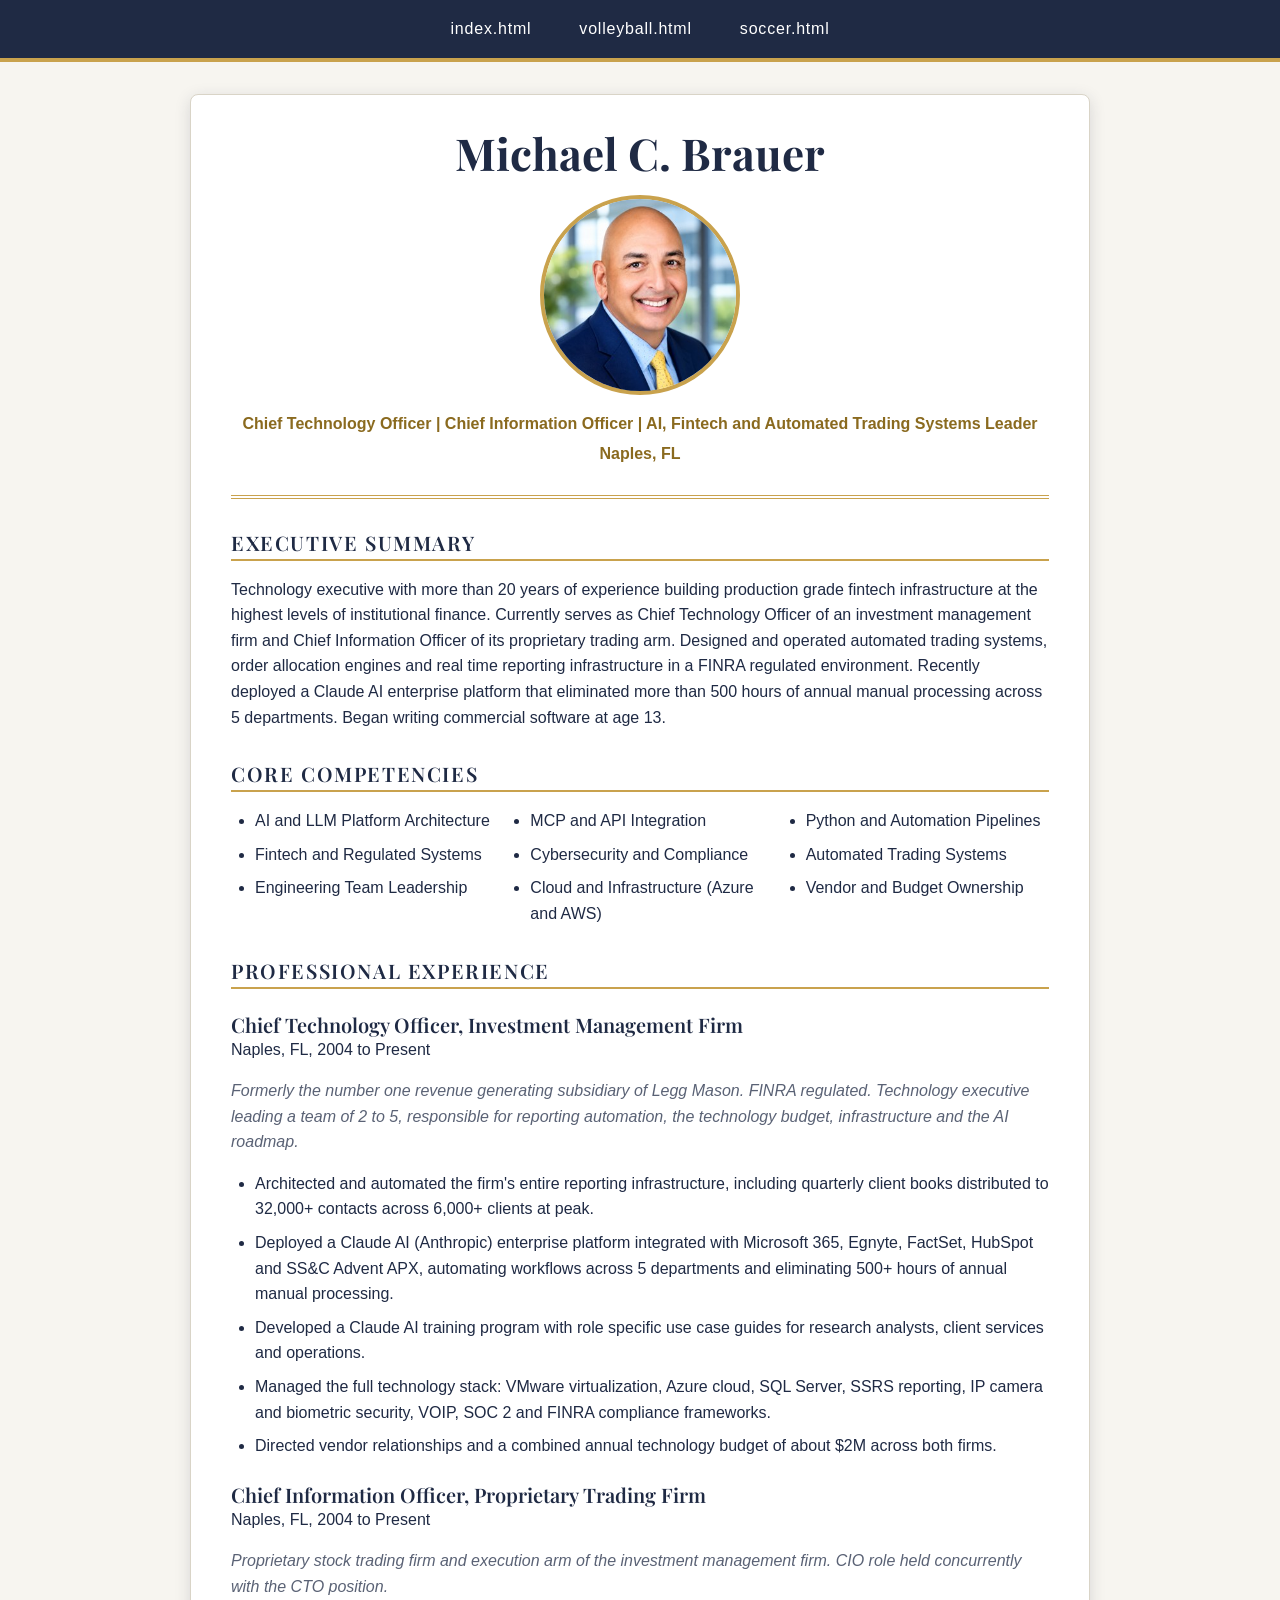
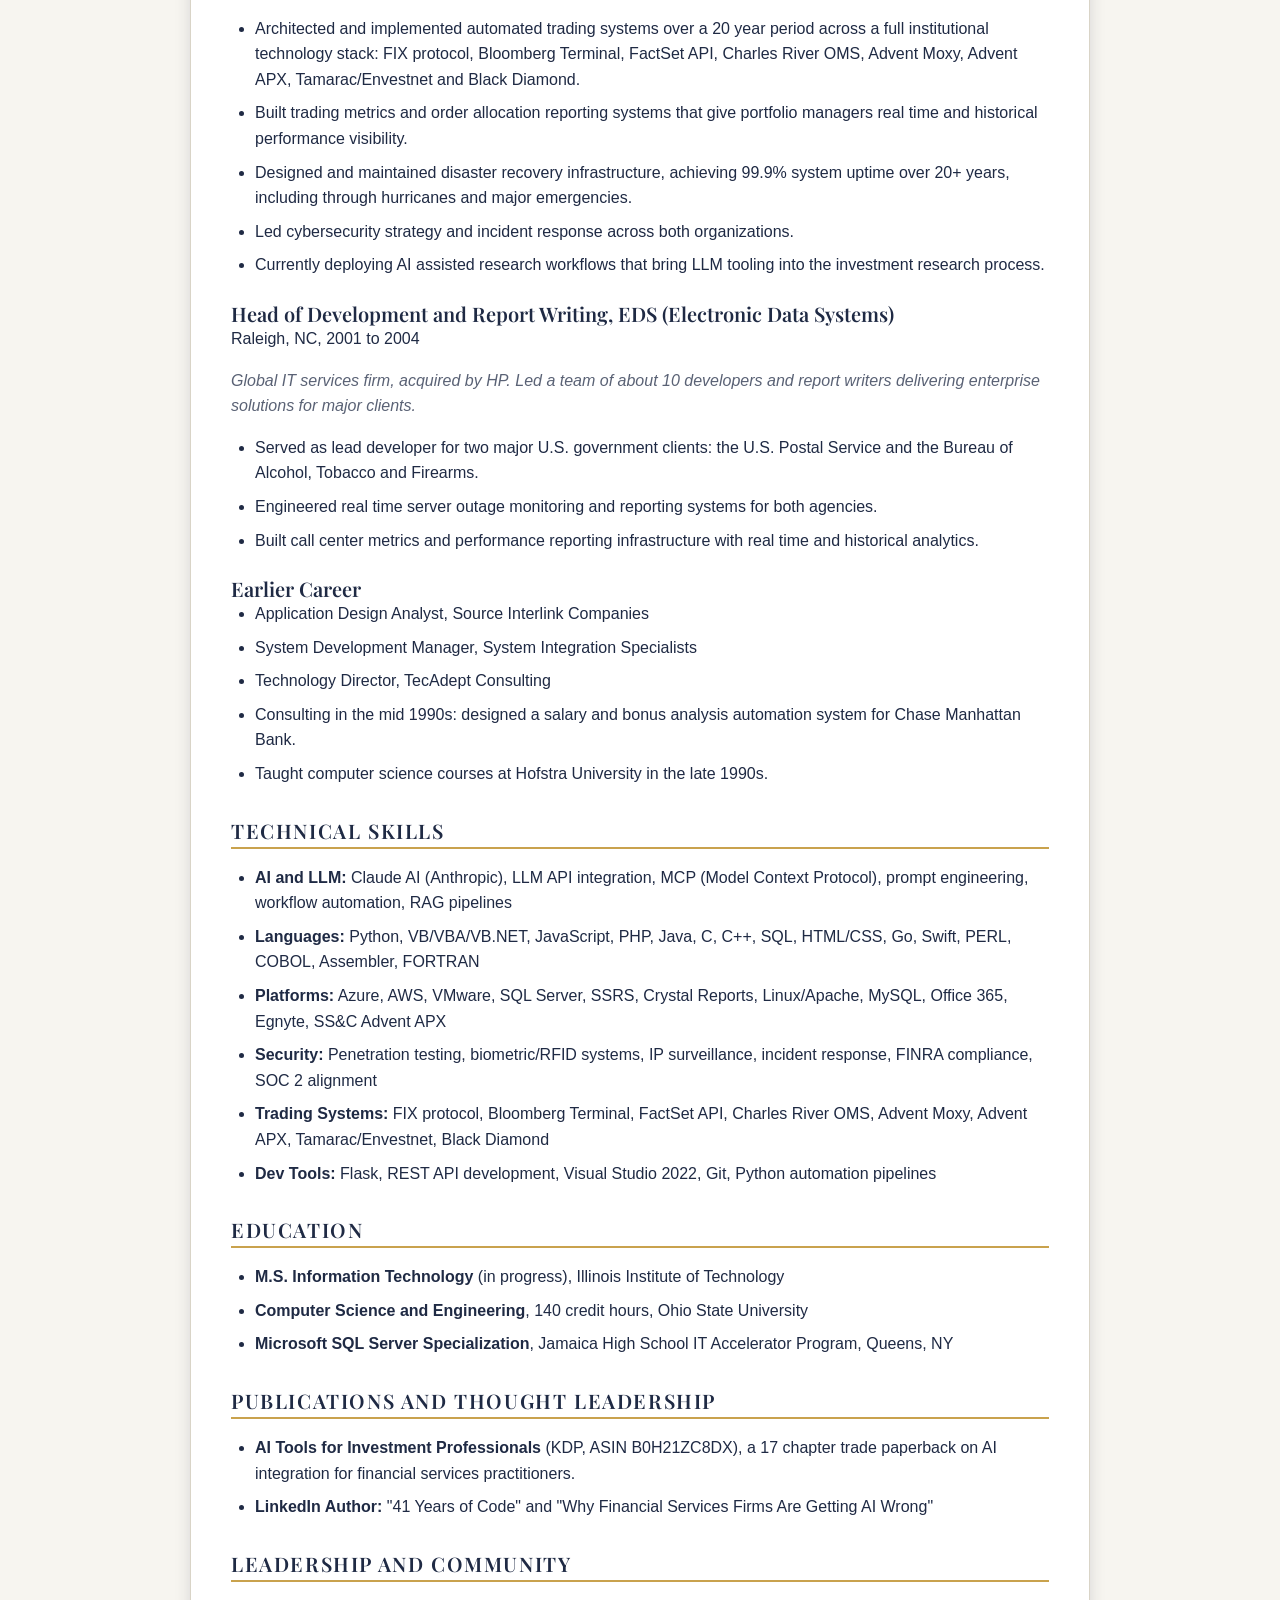
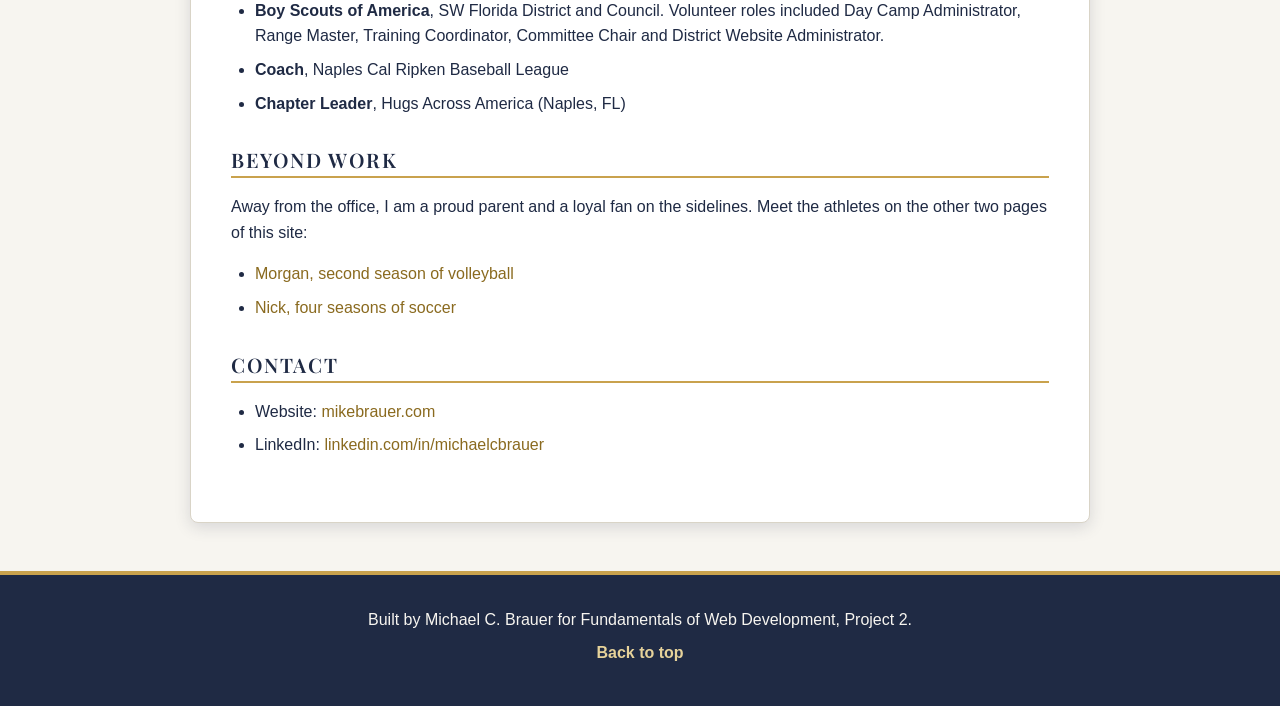
<file: index.html>
<!DOCTYPE html>
<html lang="en">
  <head>
    <meta charset="utf-8">
    <meta name="description" content="Resume of Michael C. Brauer, a technology executive in Naples, Florida.">
    <title>Michael C. Brauer Resume</title>
    <link rel="stylesheet" href="css/reset.css">
    <link rel="stylesheet" href="https://fonts.googleapis.com/css2?family=Playfair+Display:wght@600;700&amp;display=swap">
    <link rel="stylesheet" href="css/style.css">
  </head>
  <body class="resume">
    <nav id="top">
      <ul>
        <li><a href="index.html">index.html</a></li>
        <li><a href="volleyball.html">volleyball.html</a></li>
        <li><a href="soccer.html">soccer.html</a></li>
      </ul>
    </nav>
    <main>
      <header>
        <h1>Michael C. Brauer</h1>
        <img src="images/headshot.jpg" alt="Headshot of Michael C. Brauer in a navy suit and yellow tie">
        <p>Chief Technology Officer | Chief Information Officer | AI, Fintech and Automated Trading Systems Leader</p>
        <p>Naples, FL</p>
      </header>

      <section>
        <h2>Executive Summary</h2>
        <p>Technology executive with more than 20 years of experience building production grade fintech infrastructure at the highest levels of institutional finance. Currently serves as Chief Technology Officer of an investment management firm and Chief Information Officer of its proprietary trading arm. Designed and operated automated trading systems, order allocation engines and real time reporting infrastructure in a FINRA regulated environment. Recently deployed a Claude AI enterprise platform that eliminated more than 500 hours of annual manual processing across 5 departments. Began writing commercial software at age 13.</p>
      </section>

      <section>
        <h2>Core Competencies</h2>
        <ul class="competencies">
          <li>AI and LLM Platform Architecture</li>
          <li>Fintech and Regulated Systems</li>
          <li>Engineering Team Leadership</li>
          <li>MCP and API Integration</li>
          <li>Cybersecurity and Compliance</li>
          <li>Cloud and Infrastructure (Azure and AWS)</li>
          <li>Python and Automation Pipelines</li>
          <li>Automated Trading Systems</li>
          <li>Vendor and Budget Ownership</li>
        </ul>
      </section>

      <section>
        <h2>Professional Experience</h2>

        <h3>Chief Technology Officer, Investment Management Firm</h3>
        <p>Naples, FL, 2004 to Present</p>
        <p><em>Formerly the number one revenue generating subsidiary of Legg Mason. FINRA regulated. Technology executive leading a team of 2 to 5, responsible for reporting automation, the technology budget, infrastructure and the AI roadmap.</em></p>
        <ul>
          <li>Architected and automated the firm's entire reporting infrastructure, including quarterly client books distributed to 32,000+ contacts across 6,000+ clients at peak.</li>
          <li>Deployed a Claude AI (Anthropic) enterprise platform integrated with Microsoft 365, Egnyte, FactSet, HubSpot and SS&amp;C Advent APX, automating workflows across 5 departments and eliminating 500+ hours of annual manual processing.</li>
          <li>Developed a Claude AI training program with role specific use case guides for research analysts, client services and operations.</li>
          <li>Managed the full technology stack: VMware virtualization, Azure cloud, SQL Server, SSRS reporting, IP camera and biometric security, VOIP, SOC 2 and FINRA compliance frameworks.</li>
          <li>Directed vendor relationships and a combined annual technology budget of about $2M across both firms.</li>
        </ul>

        <h3>Chief Information Officer, Proprietary Trading Firm</h3>
        <p>Naples, FL, 2004 to Present</p>
        <p><em>Proprietary stock trading firm and execution arm of the investment management firm. CIO role held concurrently with the CTO position.</em></p>
        <ul>
          <li>Architected and implemented automated trading systems over a 20 year period across a full institutional technology stack: FIX protocol, Bloomberg Terminal, FactSet API, Charles River OMS, Advent Moxy, Advent APX, Tamarac/Envestnet and Black Diamond.</li>
          <li>Built trading metrics and order allocation reporting systems that give portfolio managers real time and historical performance visibility.</li>
          <li>Designed and maintained disaster recovery infrastructure, achieving 99.9% system uptime over 20+ years, including through hurricanes and major emergencies.</li>
          <li>Led cybersecurity strategy and incident response across both organizations.</li>
          <li>Currently deploying AI assisted research workflows that bring LLM tooling into the investment research process.</li>
        </ul>

        <h3>Head of Development and Report Writing, EDS (Electronic Data Systems)</h3>
        <p>Raleigh, NC, 2001 to 2004</p>
        <p><em>Global IT services firm, acquired by HP. Led a team of about 10 developers and report writers delivering enterprise solutions for major clients.</em></p>
        <ul>
          <li>Served as lead developer for two major U.S. government clients: the U.S. Postal Service and the Bureau of Alcohol, Tobacco and Firearms.</li>
          <li>Engineered real time server outage monitoring and reporting systems for both agencies.</li>
          <li>Built call center metrics and performance reporting infrastructure with real time and historical analytics.</li>
        </ul>

        <h3>Earlier Career</h3>
        <ul>
          <li>Application Design Analyst, Source Interlink Companies</li>
          <li>System Development Manager, System Integration Specialists</li>
          <li>Technology Director, TecAdept Consulting</li>
          <li>Consulting in the mid 1990s: designed a salary and bonus analysis automation system for Chase Manhattan Bank.</li>
          <li>Taught computer science courses at Hofstra University in the late 1990s.</li>
        </ul>
      </section>

      <section>
        <h2>Technical Skills</h2>
        <ul>
          <li><strong>AI and LLM:</strong> Claude AI (Anthropic), LLM API integration, MCP (Model Context Protocol), prompt engineering, workflow automation, RAG pipelines</li>
          <li><strong>Languages:</strong> Python, VB/VBA/VB.NET, JavaScript, PHP, Java, C, C++, SQL, HTML/CSS, Go, Swift, PERL, COBOL, Assembler, FORTRAN</li>
          <li><strong>Platforms:</strong> Azure, AWS, VMware, SQL Server, SSRS, Crystal Reports, Linux/Apache, MySQL, Office 365, Egnyte, SS&amp;C Advent APX</li>
          <li><strong>Security:</strong> Penetration testing, biometric/RFID systems, IP surveillance, incident response, FINRA compliance, SOC 2 alignment</li>
          <li><strong>Trading Systems:</strong> FIX protocol, Bloomberg Terminal, FactSet API, Charles River OMS, Advent Moxy, Advent APX, Tamarac/Envestnet, Black Diamond</li>
          <li><strong>Dev Tools:</strong> Flask, REST API development, Visual Studio 2022, Git, Python automation pipelines</li>
        </ul>
      </section>

      <section>
        <h2>Education</h2>
        <ul>
          <li><strong>M.S. Information Technology</strong> (in progress), Illinois Institute of Technology</li>
          <li><strong>Computer Science and Engineering</strong>, 140 credit hours, Ohio State University</li>
          <li><strong>Microsoft SQL Server Specialization</strong>, Jamaica High School IT Accelerator Program, Queens, NY</li>
        </ul>
      </section>

      <section>
        <h2>Publications and Thought Leadership</h2>
        <ul>
          <li><strong>AI Tools for Investment Professionals</strong> (KDP, ASIN B0H21ZC8DX), a 17 chapter trade paperback on AI integration for financial services practitioners.</li>
          <li><strong>LinkedIn Author:</strong> "41 Years of Code" and "Why Financial Services Firms Are Getting AI Wrong"</li>
        </ul>
      </section>

      <section>
        <h2>Leadership and Community</h2>
        <ul>
          <li><strong>Boy Scouts of America</strong>, SW Florida District and Council. Volunteer roles included Day Camp Administrator, Range Master, Training Coordinator, Committee Chair and District Website Administrator.</li>
          <li><strong>Coach</strong>, Naples Cal Ripken Baseball League</li>
          <li><strong>Chapter Leader</strong>, Hugs Across America (Naples, FL)</li>
        </ul>
      </section>

      <section>
        <h2>Beyond Work</h2>
        <p>Away from the office, I am a proud parent and a loyal fan on the sidelines. Meet the athletes on the other two pages of this site:</p>
        <ul>
          <li><a href="volleyball.html">Morgan, second season of volleyball</a></li>
          <li><a href="soccer.html">Nick, four seasons of soccer</a></li>
        </ul>
      </section>

      <section>
        <h2>Contact</h2>
        <ul>
          <li>Website: <a href="https://mikebrauer.com">mikebrauer.com</a></li>
          <li>LinkedIn: <a href="https://www.linkedin.com/in/michaelcbrauer">linkedin.com/in/michaelcbrauer</a></li>
        </ul>
      </section>
    </main>
    <footer>
      <p>Built by Michael C. Brauer for Fundamentals of Web Development, Project 2.</p>
      <p><a href="#top">Back to top</a></p>
    </footer>
  </body>
</html>
</file>
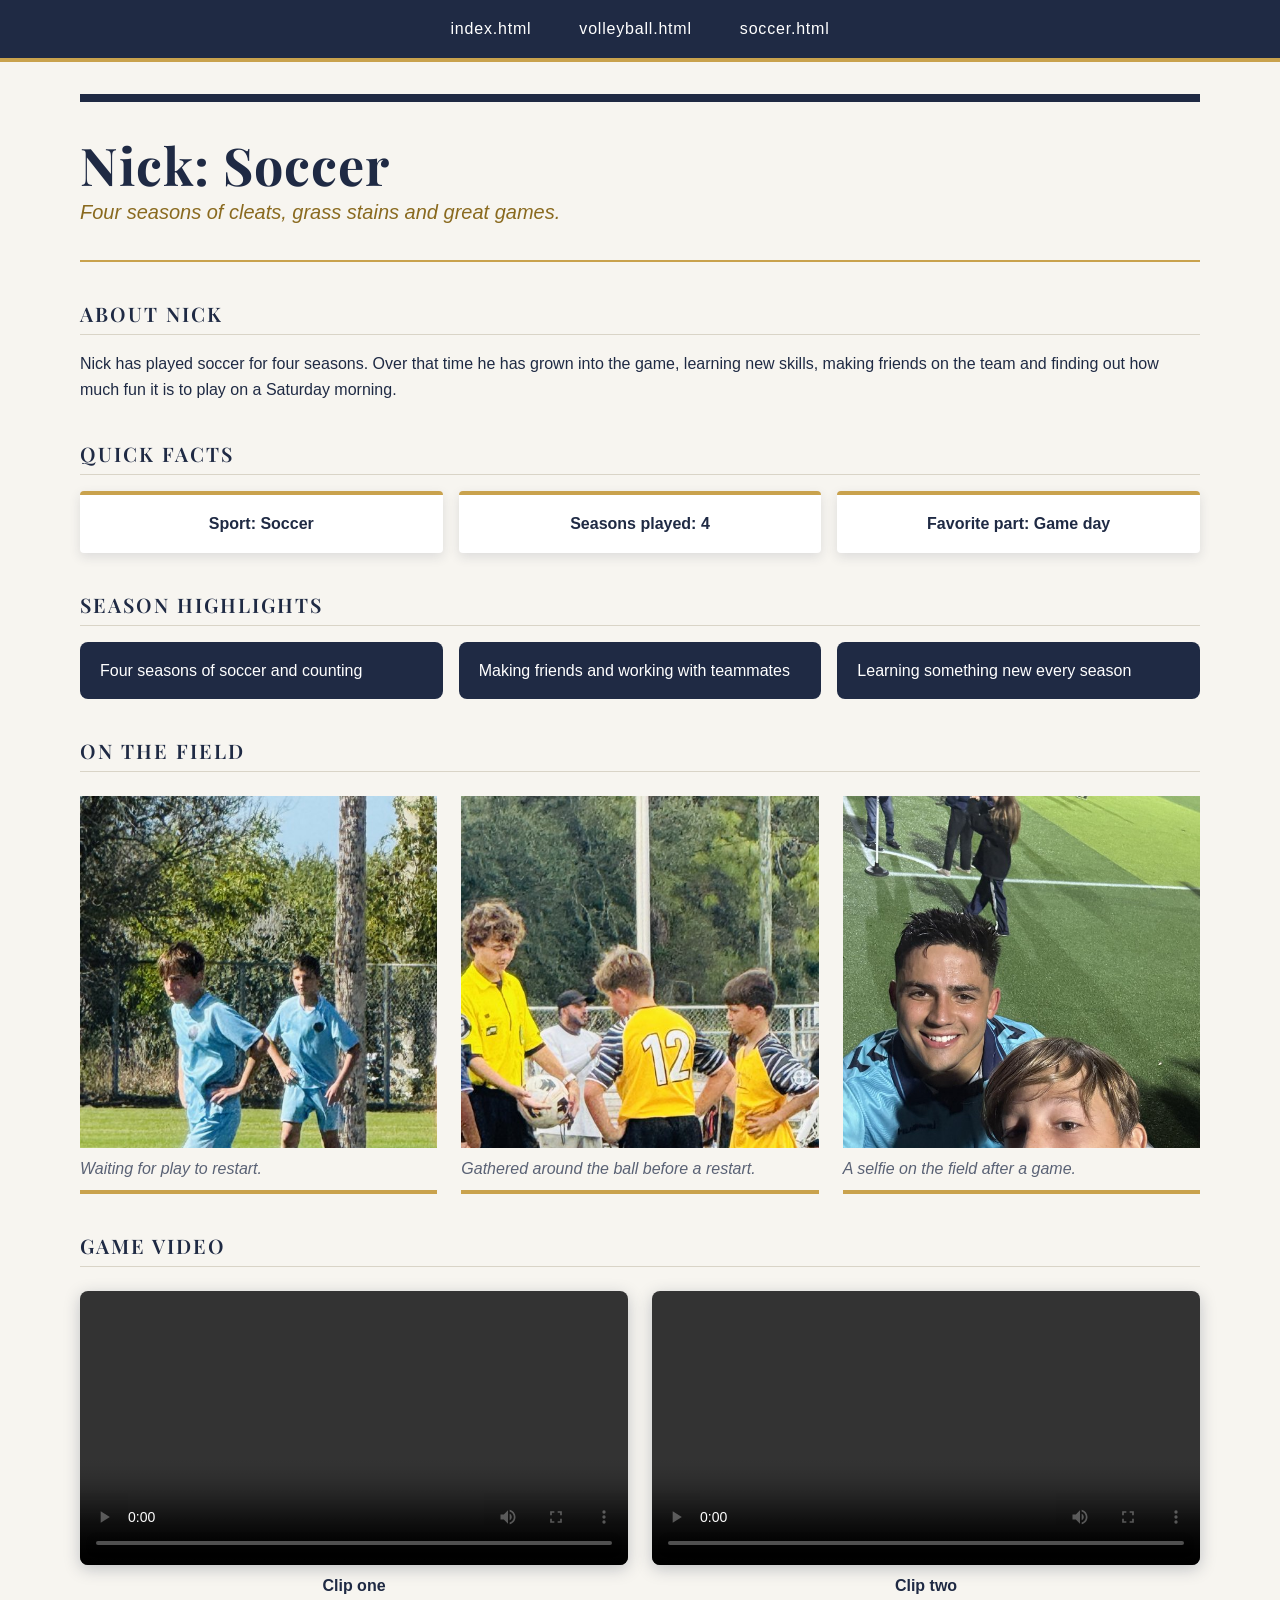
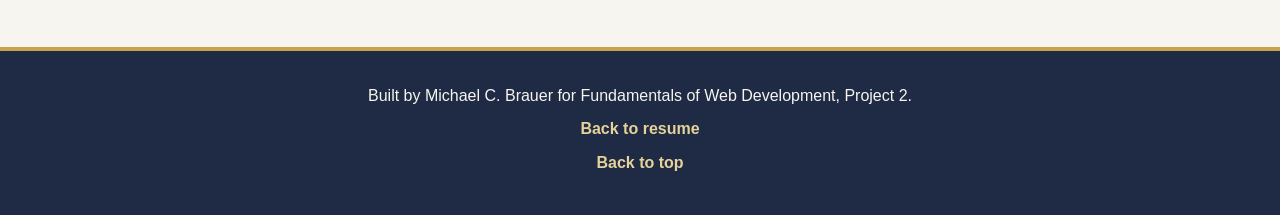
<file: soccer.html>
<!DOCTYPE html>
<html lang="en">
  <head>
    <meta charset="utf-8">
    <meta name="description" content="Nick's soccer page: four seasons of soccer, with photos and game videos.">
    <title>Nick Soccer</title>
    <link rel="stylesheet" href="css/reset.css">
    <link rel="stylesheet" href="https://fonts.googleapis.com/css2?family=Playfair+Display:wght@600;700&amp;display=swap">
    <link rel="stylesheet" href="css/style.css">
  </head>
  <body class="soccer">
    <nav id="top">
      <ul>
        <li><a href="index.html">index.html</a></li>
        <li><a href="volleyball.html">volleyball.html</a></li>
        <li><a href="soccer.html">soccer.html</a></li>
      </ul>
    </nav>
    <main>
      <header>
        <h1>Nick: Soccer</h1>
        <p>Four seasons of cleats, grass stains and great games.</p>
      </header>

      <section>
        <h2>About Nick</h2>
        <p>Nick has played soccer for four seasons. Over that time he has grown into the game, learning new skills, making friends on the team and finding out how much fun it is to play on a Saturday morning.</p>
      </section>

      <section>
        <h2>Quick Facts</h2>
        <ul class="stats">
          <li>Sport: Soccer</li>
          <li>Seasons played: 4</li>
          <li>Favorite part: Game day</li>
        </ul>
      </section>

      <section>
        <h2>Season Highlights</h2>
        <ul class="moments">
          <li>Four seasons of soccer and counting</li>
          <li>Making friends and working with teammates</li>
          <li>Learning something new every season</li>
        </ul>
      </section>

      <section class="photos">
        <h2>On the Field</h2>
        <figure>
          <img src="images/soccer1.jpg" alt="Two soccer players in light blue uniforms standing with their hands on their hips on a grass field">
          <figcaption>Waiting for play to restart.</figcaption>
        </figure>
        <figure>
          <img src="images/soccer2.jpg" alt="Young soccer players in yellow and black uniforms and a referee gathered around the ball before a restart">
          <figcaption>Gathered around the ball before a restart.</figcaption>
        </figure>
        <figure>
          <img src="images/soccer3.jpg" alt="A boy and a smiling soccer player in a light blue jersey taking a selfie on a field at night">
          <figcaption>A selfie on the field after a game.</figcaption>
        </figure>
      </section>

      <section class="clips">
        <h2>Game Video</h2>
        <figure>
          <video controls width="640">
            <source src="media/soccer1.mp4" type="video/mp4">
            <p>Your browser does not support the video tag.</p>
          </video>
          <figcaption>Clip one</figcaption>
        </figure>
        <figure>
          <video controls width="640">
            <source src="media/soccer2.mp4" type="video/mp4">
            <p>Your browser does not support the video tag.</p>
          </video>
          <figcaption>Clip two</figcaption>
        </figure>
      </section>
    </main>
    <footer>
      <p>Built by Michael C. Brauer for Fundamentals of Web Development, Project 2.</p>
      <p><a href="index.html">Back to resume</a></p>
      <p><a href="#top">Back to top</a></p>
    </footer>
  </body>
</html>
</file>
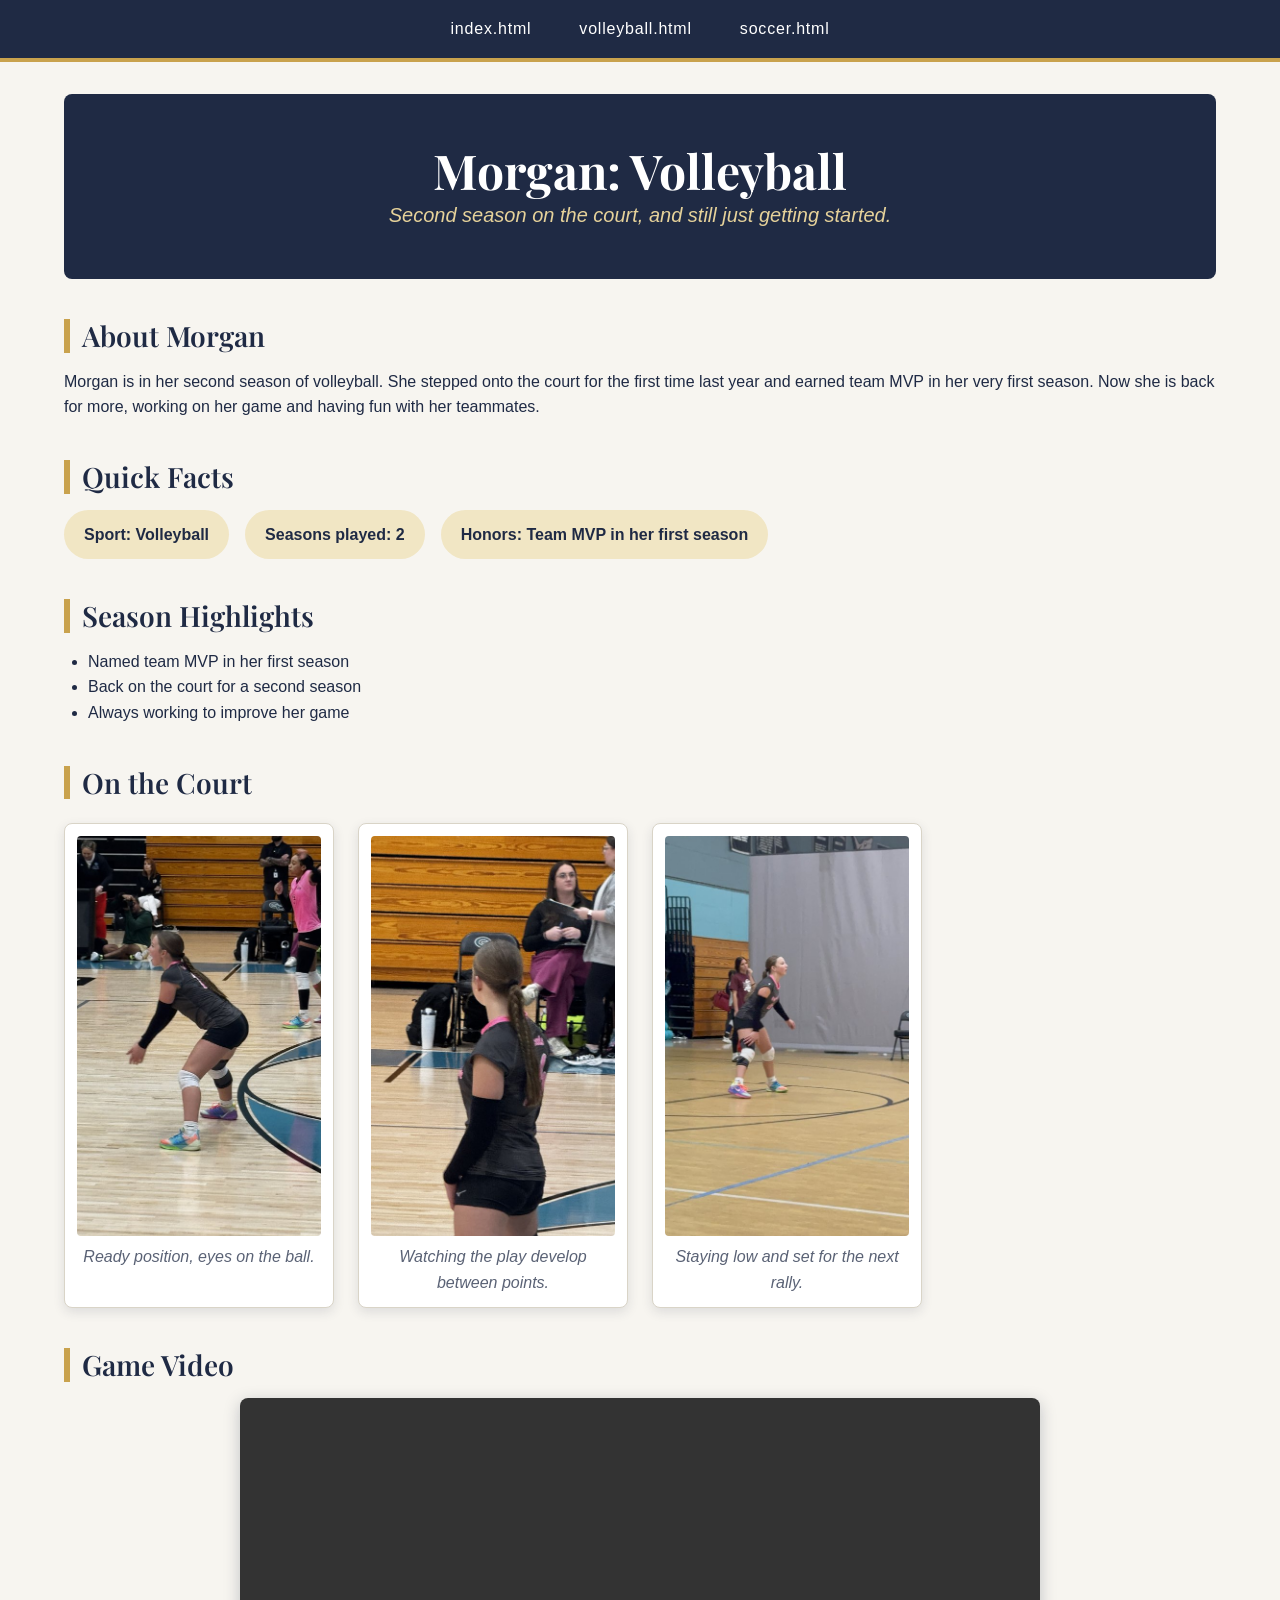
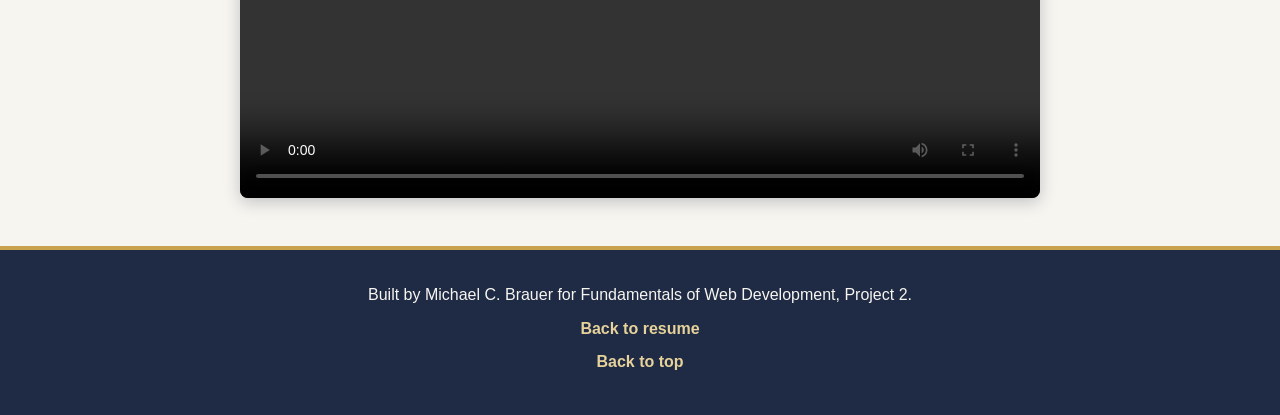
<file: volleyball.html>
<!DOCTYPE html>
<html lang="en">
  <head>
    <meta charset="utf-8">
    <meta name="description" content="Morgan's volleyball page: second season on the court, with photos and a game video.">
    <title>Morgan Volleyball</title>
    <link rel="stylesheet" href="css/reset.css">
    <link rel="stylesheet" href="https://fonts.googleapis.com/css2?family=Playfair+Display:wght@600;700&amp;display=swap">
    <link rel="stylesheet" href="css/style.css">
  </head>
  <body class="volleyball">
    <nav id="top">
      <ul>
        <li><a href="index.html">index.html</a></li>
        <li><a href="volleyball.html">volleyball.html</a></li>
        <li><a href="soccer.html">soccer.html</a></li>
      </ul>
    </nav>
    <main>
      <header>
        <h1>Morgan: Volleyball</h1>
        <p>Second season on the court, and still just getting started.</p>
      </header>

      <section>
        <h2>About Morgan</h2>
        <p>Morgan is in her second season of volleyball. She stepped onto the court for the first time last year and earned team MVP in her very first season. Now she is back for more, working on her game and having fun with her teammates.</p>
      </section>

      <section>
        <h2>Quick Facts</h2>
        <ul class="facts">
          <li>Sport: Volleyball</li>
          <li>Seasons played: 2</li>
          <li>Honors: Team MVP in her first season</li>
        </ul>
      </section>

      <section>
        <h2>Season Highlights</h2>
        <ul class="highlights">
          <li>Named team MVP in her first season</li>
          <li>Back on the court for a second season</li>
          <li>Always working to improve her game</li>
        </ul>
      </section>

      <section class="gallery">
        <h2>On the Court</h2>
        <figure>
          <img src="images/volleyball1.jpg" alt="Morgan in a low ready stance, waiting for the serve during a match">
          <figcaption>Ready position, eyes on the ball.</figcaption>
        </figure>
        <figure>
          <img src="images/volleyball2.jpg" alt="Morgan with her braided ponytail, watching the play between points">
          <figcaption>Watching the play develop between points.</figcaption>
        </figure>
        <figure>
          <img src="images/volleyball3.jpg" alt="Morgan crouched in a defensive stance on the court during a game">
          <figcaption>Staying low and set for the next rally.</figcaption>
        </figure>
      </section>

      <section class="videos">
        <h2>Game Video</h2>
        <video controls width="640">
          <source src="media/volleyball.mp4" type="video/mp4">
          <p>Your browser does not support the video tag.</p>
        </video>
      </section>
    </main>
    <footer>
      <p>Built by Michael C. Brauer for Fundamentals of Web Development, Project 2.</p>
      <p><a href="index.html">Back to resume</a></p>
      <p><a href="#top">Back to top</a></p>
    </footer>
  </body>
</html>
</file>
<file: css/style.css>
/* Base: colors and typography shared by every page */

body {
  background-color: #f7f5f0;
  color: #1f2a44;
  font-family: Arial, Helvetica, sans-serif;
  font-size: 1rem;
  line-height: 1.6;
}

h1,
h2,
h3 {
  color: #1f2a44;
  font-family: 'Playfair Display', Georgia, serif;
  line-height: 1.2;
}

h1 {
  font-size: 2.75rem;
  font-weight: 700;
}

h2 {
  font-size: 1.75rem;
  font-weight: 600;
}

h3 {
  font-size: 1.25rem;
  font-weight: 600;
}

p {
  margin-bottom: 1rem;
}

a {
  color: #8a6a1f;
}

a:hover {
  text-decoration: underline;
}

strong {
  font-weight: 700;
}

em {
  font-style: italic;
}

/* Navigation: centered horizontal bar, identical on every page */

nav {
  background-color: #1f2a44;
  border-bottom: 0.25rem solid #c9a24d;
}

nav ul {
  display: flex;
  flex-wrap: wrap;
  justify-content: center;
}

nav a {
  display: block;
  padding: 1rem 1.5rem;
  color: #ffffff;
  letter-spacing: 0.05em;
}

nav a:hover {
  background-color: #c9a24d;
  color: #1f2a44;
  text-decoration: none;
}

/* Resume page: fixed width layout */

.resume main {
  width: 900px;
  margin: 2rem auto;
  padding: 2rem 2.5rem;
  background-color: #ffffff;
  border: 1px solid #d9d4c7;
  border-radius: 0.5rem;
  box-shadow: 0 0.25rem 1rem rgba(31, 42, 68, 0.15);
}

.resume header {
  margin-bottom: 2rem;
  padding-bottom: 1.5rem;
  border-bottom: 4px double #c9a24d;
  text-align: center;
}

.resume header img {
  width: 12.5rem;
  height: 12.5rem;
  margin: 1rem auto;
  border: 0.25rem solid #c9a24d;
  border-radius: 50%;
  object-fit: cover;
}

.resume header p {
  margin-bottom: 0.25rem;
  color: #8a6a1f;
  font-weight: 700;
}

.resume section {
  margin-bottom: 2rem;
}

.resume h2 {
  margin-bottom: 1rem;
  padding-bottom: 0.25rem;
  border-bottom: 2px solid #c9a24d;
  font-size: 1.25rem;
  letter-spacing: 0.08em;
  text-transform: uppercase;
}

.resume h3 {
  margin-top: 1.5rem;
}

.resume main ul {
  padding-left: 1.5rem;
  list-style: disc;
}

.resume main li {
  margin-bottom: 0.5rem;
}

.resume em {
  color: #5a6275;
}

.competencies {
  column-count: 3;
  column-gap: 2rem;
  list-style: square;
}

/* Volleyball page: fluid layout */

.volleyball main {
  width: 90%;
  max-width: 75rem;
  margin: 2rem auto;
}

.volleyball header {
  padding: 3rem 1.5rem;
  border-radius: 0.5rem;
  background-color: #1f2a44;
  text-align: center;
}

.volleyball header h1 {
  color: #ffffff;
  font-size: 3rem;
}

.volleyball header p {
  margin-bottom: 0;
  color: #e6d29a;
  font-size: 1.25rem;
  font-style: italic;
}

.volleyball section {
  margin-top: 2.5rem;
}

.volleyball h2 {
  margin-bottom: 1rem;
  padding-left: 0.75rem;
  border-left: 0.375rem solid #c9a24d;
}

.facts {
  display: flex;
  flex-wrap: wrap;
  gap: 1rem;
}

.facts li {
  padding: 0.75rem 1.25rem;
  border-radius: 2rem;
  background-color: #f1e6c4;
  font-weight: 700;
}

.highlights {
  padding-left: 1.5rem;
  list-style: disc;
}

.gallery {
  display: grid;
  grid-template-columns: repeat(auto-fit, minmax(15rem, 1fr));
  gap: 1.5rem;
}

.gallery h2 {
  grid-column: 1 / -1;
  margin-bottom: 0;
}

.gallery figure {
  padding: 0.75rem;
  border: 1px solid #d9d4c7;
  border-radius: 0.5rem;
  background-color: #ffffff;
  box-shadow: 0 0.25rem 0.75rem rgba(31, 42, 68, 0.12);
}

.gallery img {
  width: 100%;
  height: 25rem;
  border-radius: 0.25rem;
  object-fit: cover;
  object-position: center 30%;
}

.gallery figcaption {
  margin-top: 0.5rem;
  color: #5a6275;
  font-style: italic;
  text-align: center;
}

.videos video {
  width: 100%;
  max-width: 50rem;
  margin: 0 auto;
  border-radius: 0.5rem;
  box-shadow: 0 0.25rem 1rem rgba(31, 42, 68, 0.25);
}

/* Soccer page: fluid layout */

.soccer main {
  width: 94%;
  max-width: 70rem;
  margin: 2rem auto;
}

.soccer header {
  padding: 2rem 0;
  border-top: 0.5rem solid #1f2a44;
  border-bottom: 0.125rem solid #c9a24d;
}

.soccer header h1 {
  font-size: 3.25rem;
  letter-spacing: 0.02em;
}

.soccer header p {
  margin-bottom: 0;
  color: #8a6a1f;
  font-size: 1.25rem;
  font-style: italic;
}

.soccer section {
  margin-top: 2.5rem;
}

.soccer h2 {
  margin-bottom: 1rem;
  padding-bottom: 0.5rem;
  border-bottom: 1px solid #d9d4c7;
  font-size: 1.25rem;
  letter-spacing: 0.1em;
  text-transform: uppercase;
}

.stats {
  display: grid;
  grid-template-columns: repeat(auto-fit, minmax(12rem, 1fr));
  gap: 1rem;
}

.stats li {
  padding: 1rem;
  border-top: 0.25rem solid #c9a24d;
  border-radius: 0.25rem;
  background-color: #ffffff;
  box-shadow: 0 0.25rem 0.75rem rgba(31, 42, 68, 0.12);
  font-weight: 700;
  text-align: center;
}

.moments {
  display: grid;
  grid-template-columns: repeat(auto-fit, minmax(14rem, 1fr));
  gap: 1rem;
}

.moments li {
  padding: 1rem 1.25rem;
  border-radius: 0.5rem;
  background-color: #1f2a44;
  color: #ffffff;
}

.photos {
  display: flex;
  flex-wrap: wrap;
  gap: 1.5rem;
}

.photos h2 {
  width: 100%;
  margin-bottom: 0;
}

.photos figure {
  flex: 1 1 14rem;
  border-bottom: 0.25rem solid #c9a24d;
}

.photos img {
  width: 100%;
  height: 22rem;
  object-fit: cover;
  object-position: center top;
}

.photos figcaption {
  padding: 0.5rem 0;
  color: #5a6275;
  font-style: italic;
}

.clips {
  display: flex;
  flex-wrap: wrap;
  gap: 1.5rem;
}

.clips h2 {
  width: 100%;
  margin-bottom: 0;
}

.clips figure {
  flex: 1 1 20rem;
}

.clips video {
  width: 100%;
  border-radius: 0.5rem;
  box-shadow: 0 0.25rem 1rem rgba(31, 42, 68, 0.25);
}

.clips figcaption {
  margin-top: 0.5rem;
  font-weight: 700;
  text-align: center;
}

/* Footer and finishing touches shared by every page */

html {
  scroll-behavior: smooth;
}

footer {
  margin-top: 3rem;
  padding: 2rem 1rem;
  border-top: 0.25rem solid #c9a24d;
  background-color: #1f2a44;
  color: #f7f5f0;
  text-align: center;
}

footer p {
  margin-bottom: 0.5rem;
}

footer a {
  color: #e6d29a;
  font-weight: 700;
}

a:focus-visible {
  outline: 0.1875rem solid #c9a24d;
  outline-offset: 0.125rem;
}
</file>
